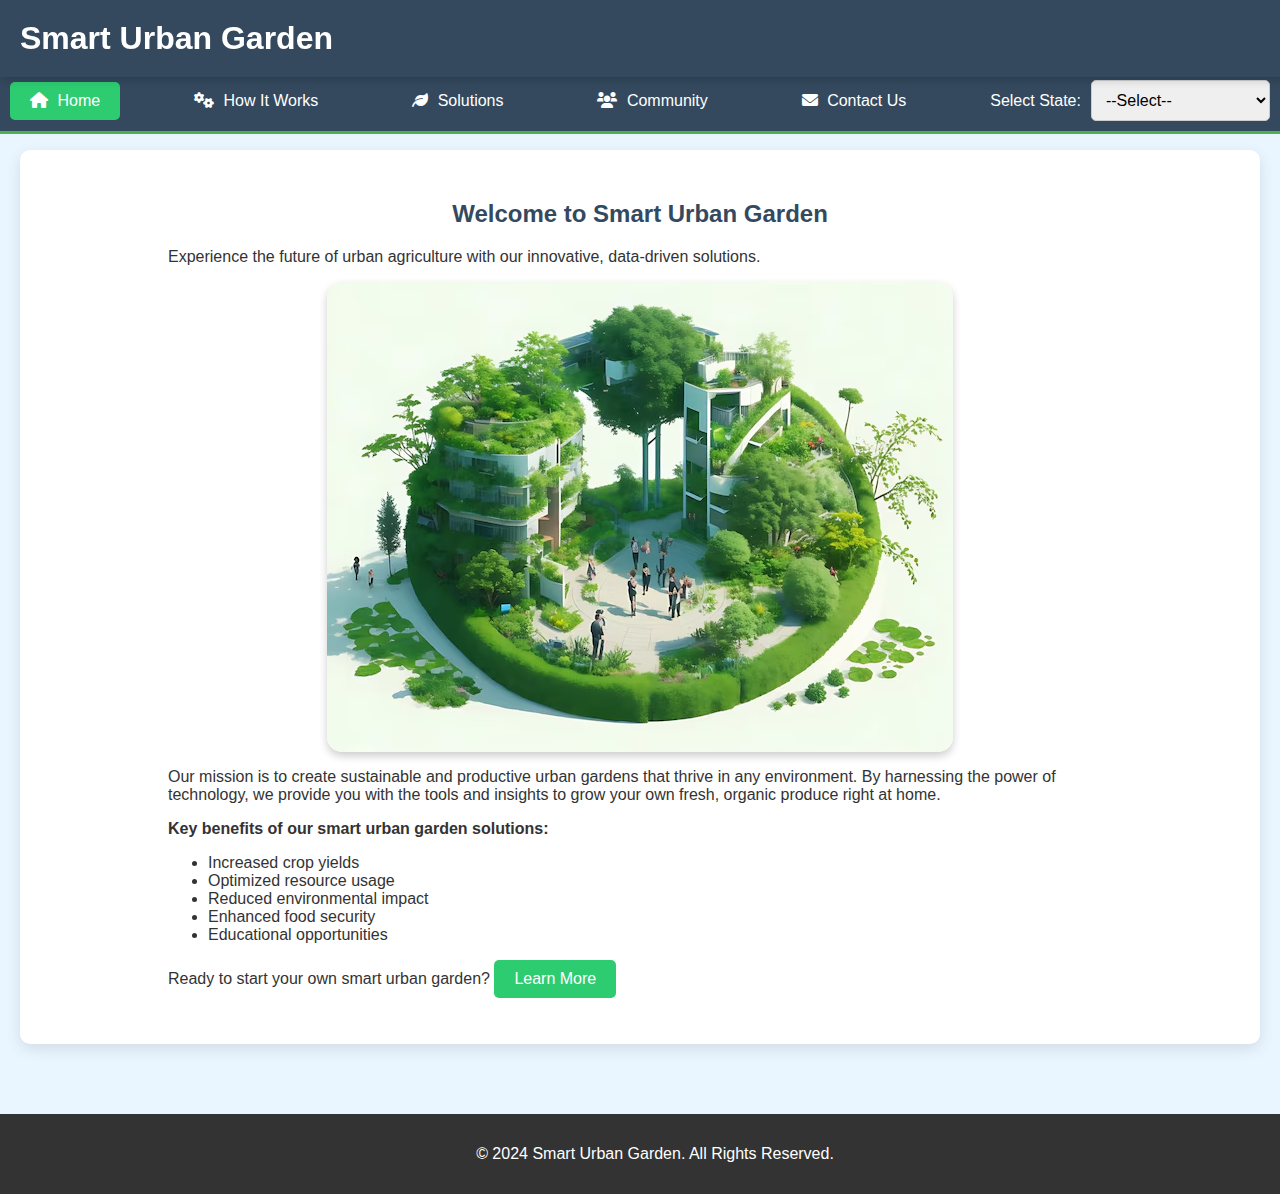
<file: index.html>
<!DOCTYPE html>
<html lang="en">
<head>
    <meta charset="UTF-8">
    <meta name="viewport" content="width=device-width, initial-scale=1.0">
    <title>Smart Urban Garden - Sustainable Urban Agriculture</title>
    <link rel="stylesheet" href="styles.css">
    <!-- Font Awesome for icons -->
    <link rel="stylesheet" href="https://cdnjs.cloudflare.com/ajax/libs/font-awesome/6.0.0-beta3/css/all.min.css">
    <style>
        body {
            font-family: 'Arial', sans-serif;
            margin: 0;
            padding: 0;
            background-color: #e9f5ff; /* Light background */
            color: #333;
        }
        header {
            background-color: #4CAF50; /* Green header */
            color: white;
            padding: 20px;
            text-align: center;
            box-shadow: 0 2px 10px rgba(0, 0, 0, 0.2);
        }
        nav {
            background-color: #333;
            color: white;
            padding: 15px;
            display: flex;
            align-items: center;
            justify-content: space-between;
            border-bottom: 3px solid #4CAF50;
        }
        nav a {
            color: white;
            padding: 10px 15px;
            text-decoration: none;
            border-radius: 5px;
            transition: background-color 0.3s;
        }
        nav a:hover {
            background-color: #575757;
        }
        #info-section {
            display: flex;
            align-items: center;
            margin-left: 20px;
        }
        #states-dropdown {
            padding: 10px;
            border-radius: 5px;
            border: 1px solid #ccc;
            margin-right: 10px;
            font-size: 16px;
        }
        #ok-button {
            padding: 10px 15px;
            border: none;
            border-radius: 5px;
            background-color: #4CAF50;
            color: white;
            cursor: pointer;
            font-size: 16px;
            transition: background-color 0.3s;
        }
        #ok-button:hover {
            background-color: #45a049;
        }
        #info-display {
            padding: 20px;
            margin: 20px;
            background-color: white;
            border-radius: 5px;
            box-shadow: 0 2px 10px rgba(0, 0, 0, 0.1);
        }
        footer {
            text-align: center;
            padding: 15px;
            background-color: #333;
            color: white;
            position: relative;
            bottom: 0;
            width: 100%;
            margin-top: 20px;
        }
        @media (max-width: 600px) {
            nav {
                flex-direction: column;
                align-items: flex-start;
            }
            #info-section {
                margin-top: 10px;
            }
        }
    </style>
</head>
<body>
    <header id="main-header">
        <h1 id="title1">Smart Urban Garden</h1>
        <button id="menu-toggle" aria-label="Toggle Navigation Menu">
            <i class="fas fa-bars"></i>
        </button>
    </header>

    <nav id="navbar" aria-label="Main Navigation">
        <a href="#home" data-section="home" aria-label="Go to Home"><i class="fas fa-home"></i> Home</a>
        <a href="#how-it-works" data-section="how-it-works" aria-label="How It Works"><i class="fas fa-cogs"></i> How It Works</a>
        <a href="#solutions" data-section="solutions" aria-label="Our Solutions"><i class="fas fa-leaf"></i> Solutions</a>
        <a href="#community" data-section="community" aria-label="Community"><i class="fas fa-users"></i> Community</a>
        <a href="#contact" data-section="contact" aria-label="Contact Us"><i class="fas fa-envelope"></i> Contact Us</a>
        <div id="info-section">
            <label for="states-dropdown" style="color: white; margin-right: 10px;">Select State:</label>
            <select id="states-dropdown" aria-label="States of India">
                <option value="">--Select--</option>
                <option value="andhra-pradesh">Andhra Pradesh</option>
                <option value="arunachal-pradesh">Arunachal Pradesh</option>
                <option value="assam">Assam</option>
                <option value="bihar">Bihar</option>
                <option value="goa">Goa</option>
                <option value="gujarat">Gujarat</option>
                <option value="haryana">Haryana</option>
                <option value="himachal-pradesh">Himachal Pradesh</option>
                <option value="jharkhand">Jharkhand</option>
                <option value="karnataka">Karnataka</option>
                <option value="kerala">Kerala</option>
                <option value="madhya-pradesh">Madhya Pradesh</option>
                <option value="maharashtra">Maharashtra</option>
                <option value="manipur">Manipur</option>
                <option value="meghalaya">Meghalaya</option>
                <option value="mizoram">Mizoram</option>
                <option value="nagaland">Nagaland</option>
                <option value="odisha">Odisha</option>
                <option value="punjab">Punjab</option>
                <option value="rajasthan">Rajasthan</option>
                <option value="sikkim">Sikkim</option>
                <option value="tamil-nadu">Tamil Nadu</option>
                <option value="telangana">Telangana</option>
                <option value="tripura">Tripura</option>
                <option value="uttar-pradesh">Uttar Pradesh</option>
                <option value="uttarakhand">Uttarakhand</option>
                <option value="west-bengal">West Bengal</option>
                <option value="chhattisgarh">Chhattisgarh</option>
                <option value="delhi">Delhi</option>
            </select>
            <button id="ok-button" style="display: none;">OK</button>
        </div>
    </nav>

    <main id="content">
        <!-- Content will be loaded here dynamically -->
        <div id="info-display"></div>
    </main>

    <footer>
        <p>&copy; 2024 Smart Urban Garden. All Rights Reserved.</p>
    </footer>

    <script src="scripts.js" defer></script>
    <script>
        document.addEventListener('DOMContentLoaded', function() {
            const statesDropdown = document.getElementById('states-dropdown');
            const okButton = document.getElementById('ok-button');

            statesDropdown.addEventListener('change', function() {
                const selectedState = statesDropdown.value;
                okButton.style.display = selectedState ? 'inline' : 'none'; // Show or hide the OK button
            });

            okButton.addEventListener('click', function() {
                const selectedState = statesDropdown.value;
                if (selectedState) {
                    // Redirect to the state-info.html page with the selected state as a query parameter
                    window.location.href = `state-info.html?state=${selectedState}`;
                }
            });
        });
    </script>
</body>
</html>
</file>
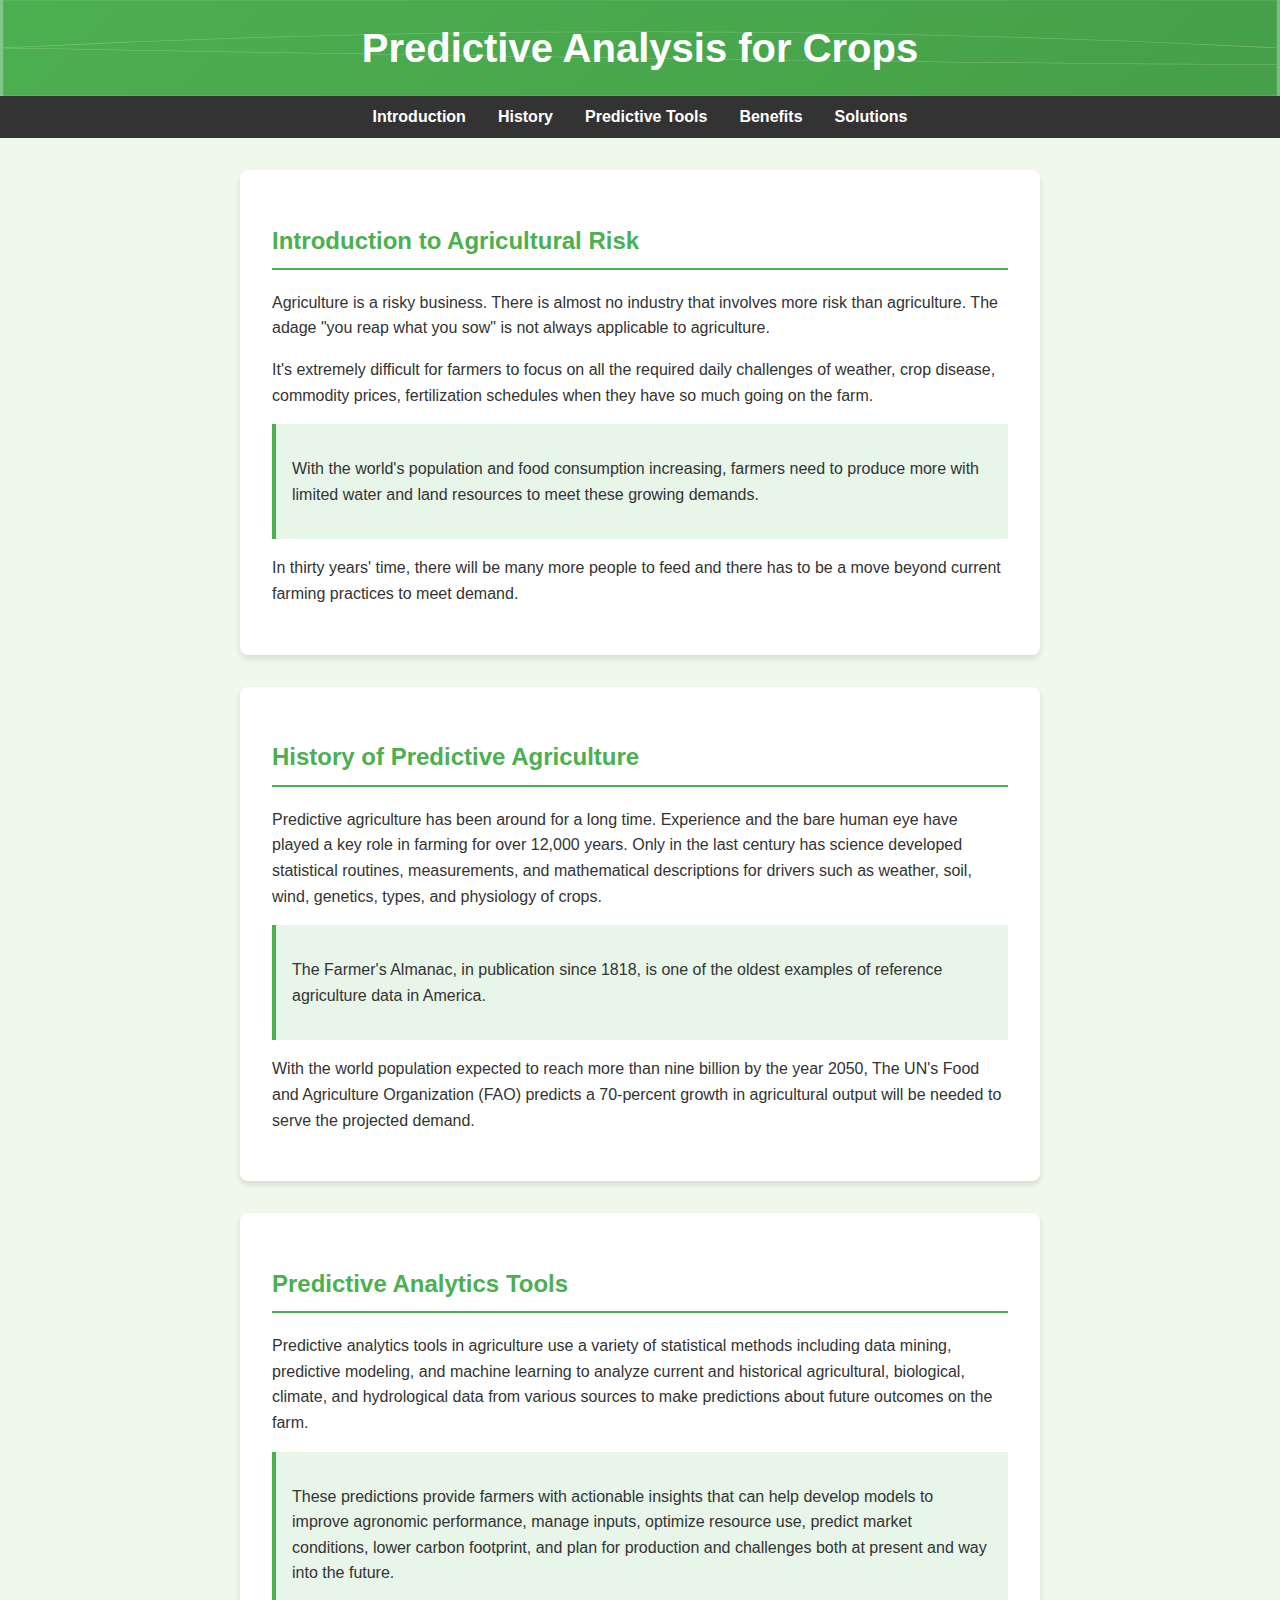
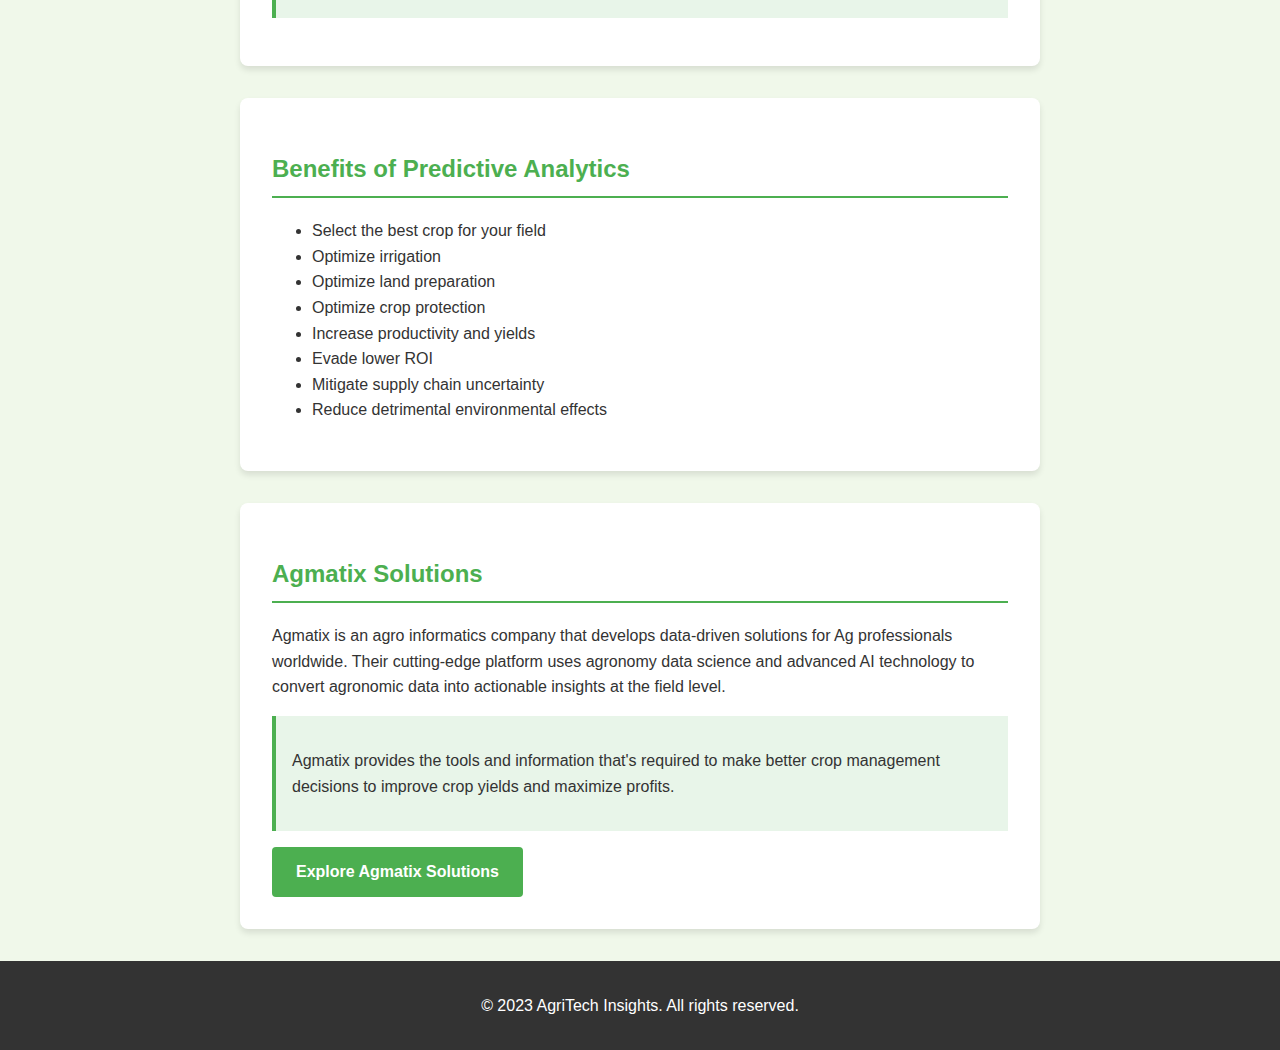
<file: predictive-analytics.html>
<html><head><base href="https://websimcreationengine.com/">
<meta charset="UTF-8">
<meta name="viewport" content="width=device-width, initial-scale=1.0">
<title>Predictive Analysis for Crops | AgriTech Insights</title>
<style>
    body {
        font-family: 'Segoe UI', Tahoma, Geneva, Verdana, sans-serif;
        line-height: 1.6;
        color: #333;
        margin: 0;
        padding: 0;
        background-color: #f0f8ea;
    }
    header {
        background: linear-gradient(135deg, #4CAF50, #45a049);
        color: white;
        text-align: center;
        padding: 1rem;
        position: relative;
        overflow: hidden;
    }
    header h1 {
        margin: 0;
        font-size: 2.5rem;
        z-index: 1;
        position: relative;
    }
    .header-bg {
        position: absolute;
        top: 0;
        left: 0;
        width: 100%;
        height: 100%;
        opacity: 0.3;
    }
    nav {
        background-color: #333;
        padding: 0.5rem;
    }
    nav ul {
        list-style-type: none;
        padding: 0;
        margin: 0;
        display: flex;
        justify-content: center;
    }
    nav ul li {
        margin: 0 1rem;
    }
    nav ul li a {
        color: white;
        text-decoration: none;
        font-weight: bold;
        transition: color 0.3s ease;
    }
    nav ul li a:hover {
        color: #4CAF50;
    }
    main {
        max-width: 800px;
        margin: 2rem auto;
        padding: 0 1rem;
    }
    section {
        background-color: white;
        border-radius: 8px;
        padding: 2rem;
        margin-bottom: 2rem;
        box-shadow: 0 4px 6px rgba(0, 0, 0, 0.1);
    }
    h2 {
        color: #4CAF50;
        border-bottom: 2px solid #4CAF50;
        padding-bottom: 0.5rem;
    }
    .highlight-box {
        background-color: #e8f5e9;
        border-left: 4px solid #4CAF50;
        padding: 1rem;
        margin: 1rem 0;
    }
    .cta-button {
        display: inline-block;
        background-color: #4CAF50;
        color: white;
        padding: 0.75rem 1.5rem;
        text-decoration: none;
        border-radius: 4px;
        font-weight: bold;
        transition: background-color 0.3s ease;
    }
    .cta-button:hover {
        background-color: #45a049;
    }
    footer {
        background-color: #333;
        color: white;
        text-align: center;
        padding: 1rem;
        margin-top: 2rem;
    }
</style>
</head>
<body>
    <header>
        <svg class="header-bg" viewBox="0 0 100 100" preserveAspectRatio="none">
            <path d="M0,0 L100,0 L100,100 L0,100 Z" fill="none" stroke="white" stroke-width="0.5"/>
            <path d="M0,50 Q50,0 100,50 T0,50" fill="none" stroke="white" stroke-width="0.5">
                <animate attributeName="d" dur="10s" repeatCount="indefinite"
                    values="M0,50 Q50,0 100,50 T0,50;
                            M0,50 Q50,100 100,50 T0,50;
                            M0,50 Q50,0 100,50 T0,50"/>
            </path>
        </svg>
        <h1>Predictive Analysis for Crops</h1>
    </header>
    
    <nav>
        <ul>
            <li><a href="#introduction">Introduction</a></li>
            <li><a href="#history">History</a></li>
            <li><a href="#tools">Predictive Tools</a></li>
            <li><a href="#benefits">Benefits</a></li>
            <li><a href="#solutions">Solutions</a></li>
        </ul>
    </nav>

    <main>
        <section id="introduction">
            <h2>Introduction to Agricultural Risk</h2>
            <p>Agriculture is a risky business. There is almost no industry that involves more risk than agriculture. The adage "you reap what you sow" is not always applicable to agriculture.</p>
            <p>It's extremely difficult for farmers to focus on all the required daily challenges of weather, crop disease, commodity prices, fertilization schedules when they have so much going on the farm.</p>
            <div class="highlight-box">
                <p>With the world's population and food consumption increasing, farmers need to produce more with limited water and land resources to meet these growing demands.</p>
            </div>
            <p>In thirty years' time, there will be many more people to feed and there has to be a move beyond current farming practices to meet demand.</p>
        </section>

        <section id="history">
            <h2>History of Predictive Agriculture</h2>
            <p>Predictive agriculture has been around for a long time. Experience and the bare human eye have played a key role in farming for over 12,000 years. Only in the last century has science developed statistical routines, measurements, and mathematical descriptions for drivers such as weather, soil, wind, genetics, types, and physiology of crops.</p>
            <div class="highlight-box">
                <p>The Farmer's Almanac, in publication since 1818, is one of the oldest examples of reference agriculture data in America.</p>
            </div>
            <p>With the world population expected to reach more than nine billion by the year 2050, The UN's Food and Agriculture Organization (FAO) predicts a 70-percent growth in agricultural output will be needed to serve the projected demand.</p>
        </section>

        <section id="tools">
            <h2>Predictive Analytics Tools</h2>
            <p>Predictive analytics tools in agriculture use a variety of statistical methods including data mining, predictive modeling, and machine learning to analyze current and historical agricultural, biological, climate, and hydrological data from various sources to make predictions about future outcomes on the farm.</p>
            <div class="highlight-box">
                <p>These predictions provide farmers with actionable insights that can help develop models to improve agronomic performance, manage inputs, optimize resource use, predict market conditions, lower carbon footprint, and plan for production and challenges both at present and way into the future.</p>
            </div>
        </section>

        <section id="benefits">
            <h2>Benefits of Predictive Analytics</h2>
            <ul>
                <li>Select the best crop for your field</li>
                <li>Optimize irrigation</li>
                <li>Optimize land preparation</li>
                <li>Optimize crop protection</li>
                <li>Increase productivity and yields</li>
                <li>Evade lower ROI</li>
                <li>Mitigate supply chain uncertainty</li>
                <li>Reduce detrimental environmental effects</li>
            </ul>
        </section>

        <section id="solutions">
            <h2>Agmatix Solutions</h2>
            <p>Agmatix is an agro informatics company that develops data-driven solutions for Ag professionals worldwide. Their cutting-edge platform uses agronomy data science and advanced AI technology to convert agronomic data into actionable insights at the field level.</p>
            <div class="highlight-box">
                <p>Agmatix provides the tools and information that's required to make better crop management decisions to improve crop yields and maximize profits.</p>
            </div>
            <a href="https://www.agmatix.com/solutions" class="cta-button">Explore Agmatix Solutions</a>
        </section>
    </main>

    <footer>
        <p>&copy; 2023 AgriTech Insights. All rights reserved.</p>
    </footer>

    <script>
        document.addEventListener('DOMContentLoaded', (event) => {
            const navLinks = document.querySelectorAll('nav a');
            navLinks.forEach(link => {
                link.addEventListener('click', function(e) {
                    e.preventDefault();
                    const targetId = this.getAttribute('href').substring(1);
                    const targetElement = document.getElementById(targetId);
                    window.scrollTo({
                        top: targetElement.offsetTop - 100,
                        behavior: 'smooth'
                    });
                });
            });
        });
    </script>
</body></html>
</file>
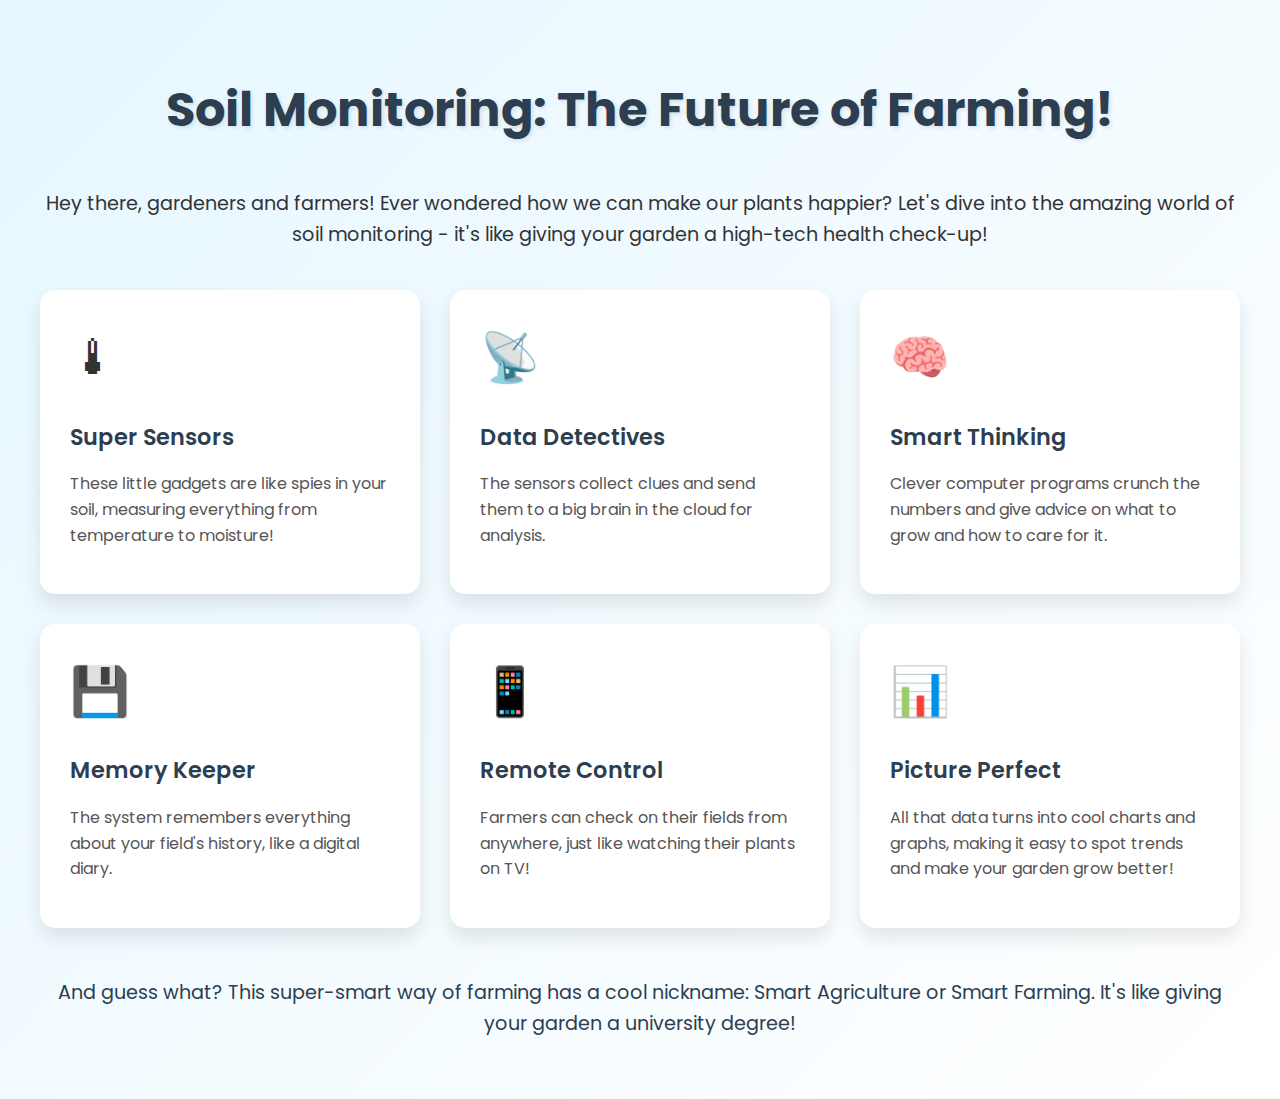
<file: soil.html>
<html><head><base href="https://websim.creationengine.ai/soil-monitoring-future-farming/">
<meta charset="UTF-8">
<meta name="viewport" content="width=device-width, initial-scale=1.0">
<title>Soil Monitoring: The Future of Farming!</title>
<style>
    @import url('https://fonts.googleapis.com/css2?family=Poppins:wght@300;400;600&display=swap');

    body {
        font-family: 'Poppins', sans-serif;
        line-height: 1.6;
        color: #333;
        margin: 0;
        padding: 0;
        background: linear-gradient(135deg, #e6f7ff 0%, #ffffff 100%);
    }

    .container {
        max-width: 1200px;
        margin: 0 auto;
        padding: 40px 20px;
    }

    h1 {
        font-size: 3em;
        color: #2c3e50;
        text-align: center;
        margin-bottom: 40px;
        text-shadow: 2px 2px 4px rgba(0,0,0,0.1);
    }

    .intro {
        font-size: 1.2em;
        text-align: center;
        margin-bottom: 40px;
    }

    .feature-grid {
        display: grid;
        grid-template-columns: repeat(auto-fit, minmax(300px, 1fr));
        gap: 30px;
    }

    .feature-card {
        background: white;
        border-radius: 15px;
        padding: 30px;
        box-shadow: 0 10px 20px rgba(0,0,0,0.1);
        transition: transform 0.3s ease, box-shadow 0.3s ease;
    }

    .feature-card:hover {
        transform: translateY(-5px);
        box-shadow: 0 15px 30px rgba(0,0,0,0.15);
    }

    .feature-icon {
        font-size: 3em;
        margin-bottom: 20px;
    }

    .feature-title {
        font-size: 1.4em;
        font-weight: 600;
        margin-bottom: 15px;
        color: #2c3e50;
    }

    .feature-description {
        font-size: 1em;
        color: #555;
    }

    .conclusion {
        text-align: center;
        margin-top: 50px;
        font-size: 1.2em;
        color: #2c3e50;
    }

    @keyframes float {
        0% { transform: translateY(0px); }
        50% { transform: translateY(-10px); }
        100% { transform: translateY(0px); }
    }

    .floating {
        animation: float 4s ease-in-out infinite;
    }
</style>
</head>
<body>
    <div class="container">
        <h1>Soil Monitoring: The Future of Farming!</h1>
        
        <p class="intro">Hey there, gardeners and farmers! Ever wondered how we can make our plants happier? Let's dive into the amazing world of soil monitoring - it's like giving your garden a high-tech health check-up!</p>
        
        <div class="feature-grid">
            <div class="feature-card">
                <div class="feature-icon floating">🌡</div>
                <h3 class="feature-title">Super Sensors</h3>
                <p class="feature-description">These little gadgets are like spies in your soil, measuring everything from temperature to moisture!</p>
            </div>
            
            <div class="feature-card">
                <div class="feature-icon floating">📡</div>
                <h3 class="feature-title">Data Detectives</h3>
                <p class="feature-description">The sensors collect clues and send them to a big brain in the cloud for analysis.</p>
            </div>
            
            <div class="feature-card">
                <div class="feature-icon floating">🧠</div>
                <h3 class="feature-title">Smart Thinking</h3>
                <p class="feature-description">Clever computer programs crunch the numbers and give advice on what to grow and how to care for it.</p>
            </div>
            
            <div class="feature-card">
                <div class="feature-icon floating">💾</div>
                <h3 class="feature-title">Memory Keeper</h3>
                <p class="feature-description">The system remembers everything about your field's history, like a digital diary.</p>
            </div>
            
            <div class="feature-card">
                <div class="feature-icon floating">📱</div>
                <h3 class="feature-title">Remote Control</h3>
                <p class="feature-description">Farmers can check on their fields from anywhere, just like watching their plants on TV!</p>
            </div>
            
            <div class="feature-card">
                <div class="feature-icon floating">📊</div>
                <h3 class="feature-title">Picture Perfect</h3>
                <p class="feature-description">All that data turns into cool charts and graphs, making it easy to spot trends and make your garden grow better!</p>
            </div>
        </div>
        
        <p class="conclusion">And guess what? This super-smart way of farming has a cool nickname: Smart Agriculture or Smart Farming. It's like giving your garden a university degree!</p>
    </div>

    <script>
        document.addEventListener('DOMContentLoaded', (event) => {
            const cards = document.querySelectorAll('.feature-card');
            cards.forEach((card, index) => {
                card.style.animationDelay = `${index * 0.1}s`;
                card.classList.add('animate__animated', 'animate__fadeInUp');
            });
        });
    </script>
</body>
</html>
</file>
<file: styles.css>
/* Global Styles */
:root {
  --primary-color: #34495e;
  --secondary-color: #2ecc71;
  --text-color: #333;
  --background-color: #f5f5f5;
}

body {
  font-family: 'Arial', sans-serif;
  margin: 0;
  padding: 0;
  background-color: var(--background-color);
  color: var(--text-color);
}

/* Header Styles */
#main-header {
  background-color: var(--primary-color);
  padding: 20px;
  display: flex;
  justify-content: space-between;
  align-items: center;
  position: fixed;
  width: 100%;
  top: 0;
  z-index: 1000;
}

#main-header h1 {
  color: white;
  margin: 0;
}

#menu-toggle {
  display: none;
  background: none;
  border: none;
  color: white;
  font-size: 24px;
  cursor: pointer;
}

/* Navigation Styles */
#navbar {
  background-color: var(--primary-color);
  padding: 10px 0;
  text-align: center;
  position: fixed;
  width: 100%;
  top: 70px;
  z-index: 999;
}

#navbar a {
  color: white;
  text-decoration: none;
  padding: 10px 20px;
  margin: 0 10px;
  transition: background-color 0.3s ease, color 0.3s ease;
}

#navbar a:hover, #navbar a.active {
  background-color: var(--secondary-color);
  color: white;
}

#navbar a i {
  margin-right: 5px;
}

/* Main Content Styles */
#content {
  margin-top: 130px;
  padding: 20px;
}

.section {
  background-color: white;
  border-radius: 10px;
  box-shadow: 0 5px 15px rgba(0, 0, 0, 0.1);
  padding: 30px;
  margin-bottom: 30px;
}

h2 {
  color: var(--primary-color);
  text-align: center;
}

.container {
  width: 80%;
  margin: auto;
}

/* Solutions Section Styles */
.solutions-section {
  background: var(--background-color);
  padding: 50px 0;
}

.solution-grid {
  display: grid;
  grid-template-columns: repeat(auto-fit, minmax(250px, 1fr));
  gap: 20px;
}

.solution {
  background-color: #fff;
  border-radius: 10px;
  box-shadow: 0 4px 8px rgba(0, 0, 0, 0.2);
  padding: 20px;
  text-align: center;
  transition: transform 0.3s ease, box-shadow 0.3s ease;
}

.solution:hover {
  transform: scale(1.05);
  box-shadow: 0 6px 12px rgba(0, 0, 0, 0.3);
}

.solution-image {
  max-width: 100%;
  height: auto;
  border-bottom: 2px solid #ecf0f1;
  margin-bottom: 15px;
}

.solution h3 {
  color: var(--primary-color);
  margin-top: 0;
}

/* CTA Button Styles */
.cta-button {
  display: inline-block;
  background-color: var(--secondary-color);
  color: white;
  text-decoration: none;
  padding: 10px 20px;
  border-radius: 5px;
  transition: background-color 0.3s ease;
}

.cta-button:hover {
  background-color: #27ae60;
}

/* Form Styles */
form {
  display: flex;
  flex-direction: column;
  align-items: center;
}

form input, form textarea {
  width: 100%;
  padding: 10px;
  margin: 10px 0;
  border: 1px solid #bdc3c7;
  border-radius: 5px;
}

form button {
  padding: 10px 20px;
  background-color: var(--secondary-color);
  color: white;
  border: none;
  border-radius: 5px;
  cursor: pointer;
  transition: background-color 0.3s ease;
}

form button:hover {
  background-color: #27ae60;
}

/* Footer Styles */
footer {
  background-color: var(--primary-color);
  color: white;
  text-align: center;
  padding: 20px 0;
  width: 100%;
}

/* Responsive Design */
@media (max-width: 768px) {
  #menu-toggle {
      display: block;
  }

  #navbar {
      display: none;
      flex-direction: column;
      align-items: center;
      width: 100%;
      top: 70px;
  }

  #navbar.active {
      display: flex;
  }

  #navbar a {
      width: 100%;
      padding: 15px 0;
      margin: 0;
  }

  #content {
      margin-top: 90px;
  }

  .container {
      width: 95%;
  }
}

/* Image Styles */
.hero-image {
  display: block;
  margin: 0 auto;
  max-width: 100%;
  height: auto;
  border-radius: 15px;
  box-shadow: 0 4px 8px rgba(0, 0, 0, 0.2);
}

/* Enhanced "How It Works" Links */
.work-link a {
  display: block;
  padding: 12px 24px;
  margin: 10px 0;
  background-color: var(--primary-color);
  color: white;
  text-decoration: none;
  border-radius: 8px;
  font-size: 18px;
  font-weight: bold;
  text-align: center;
  transition: background-color 0.3s, transform 0.3s, box-shadow 0.3s;
}

.work-link a:hover {
  background-color: #2c3e50;
  transform: scale(1.05);
  box-shadow: 0 4px 8px rgba(0, 0, 0, 0.2);
}

.work-link a:focus {
  outline: none;
  box-shadow: 0 0 0 3px rgba(0, 123, 255, 0.5);
}

/* Community Section Styles */
.community-section {
  background: #f4f4f4;
  padding: 2rem 0;
}

.community-section .container {
  max-width: 1200px;
  margin: 0 auto;
  padding: 0 1rem;
}

.community-section h2 {
  font-size: 2rem;
  margin-bottom: 1rem;
  text-align: center;
}

.community-highlights {
  display: flex;
  justify-content: space-between;
  margin-bottom: 2rem;
}

.community-highlights .highlight {
  flex: 1;
  background: #fff;
  padding: 1rem;
  margin: 0 0.5rem;
  text-align: center;
  border-radius: 8px;
  box-shadow: 0 4px 8px rgba(0, 0, 0, 0.1);
}

.community-highlights .highlight h3 {
  font-size: 1.5rem;
  margin-bottom: 0.5rem;
}

.community-highlights .highlight p {
  margin-bottom: 1rem;
}

.community-highlights .highlight .cta-button {
  display: inline-block;
  background: #28a745;
  color: #fff;
  padding: 0.5rem 1rem;
  border-radius: 5px;
  text-decoration: none;
}

.community-highlights .highlight .cta-button:hover {
  background: #218838;
}

.testimonials {
  margin-top: 2rem;
}

.testimonials h3 {
  font-size: 1.5rem;
  margin-bottom: 1rem;
  text-align: center;
}

.testimonials .testimonial {
  display: flex;
  align-items: center;
  margin-bottom: 1rem;
  padding: 1rem;
  background: #fff;
  border-radius: 8px;
  box-shadow: 0 4px 8px rgba(0, 0, 0, 0.1);
}

.testimonials .testimonial img {
  border-radius: 50%;
  width: 60px;
  height: 60px;
  margin-right: 1rem;
}

.testimonials .testimonial blockquote {
  margin: 0;
  font-style: italic;
}

.testimonials .testimonial cite {
  display: block;
  margin-top: 0.5rem;
  color: #555;
}
</file>
